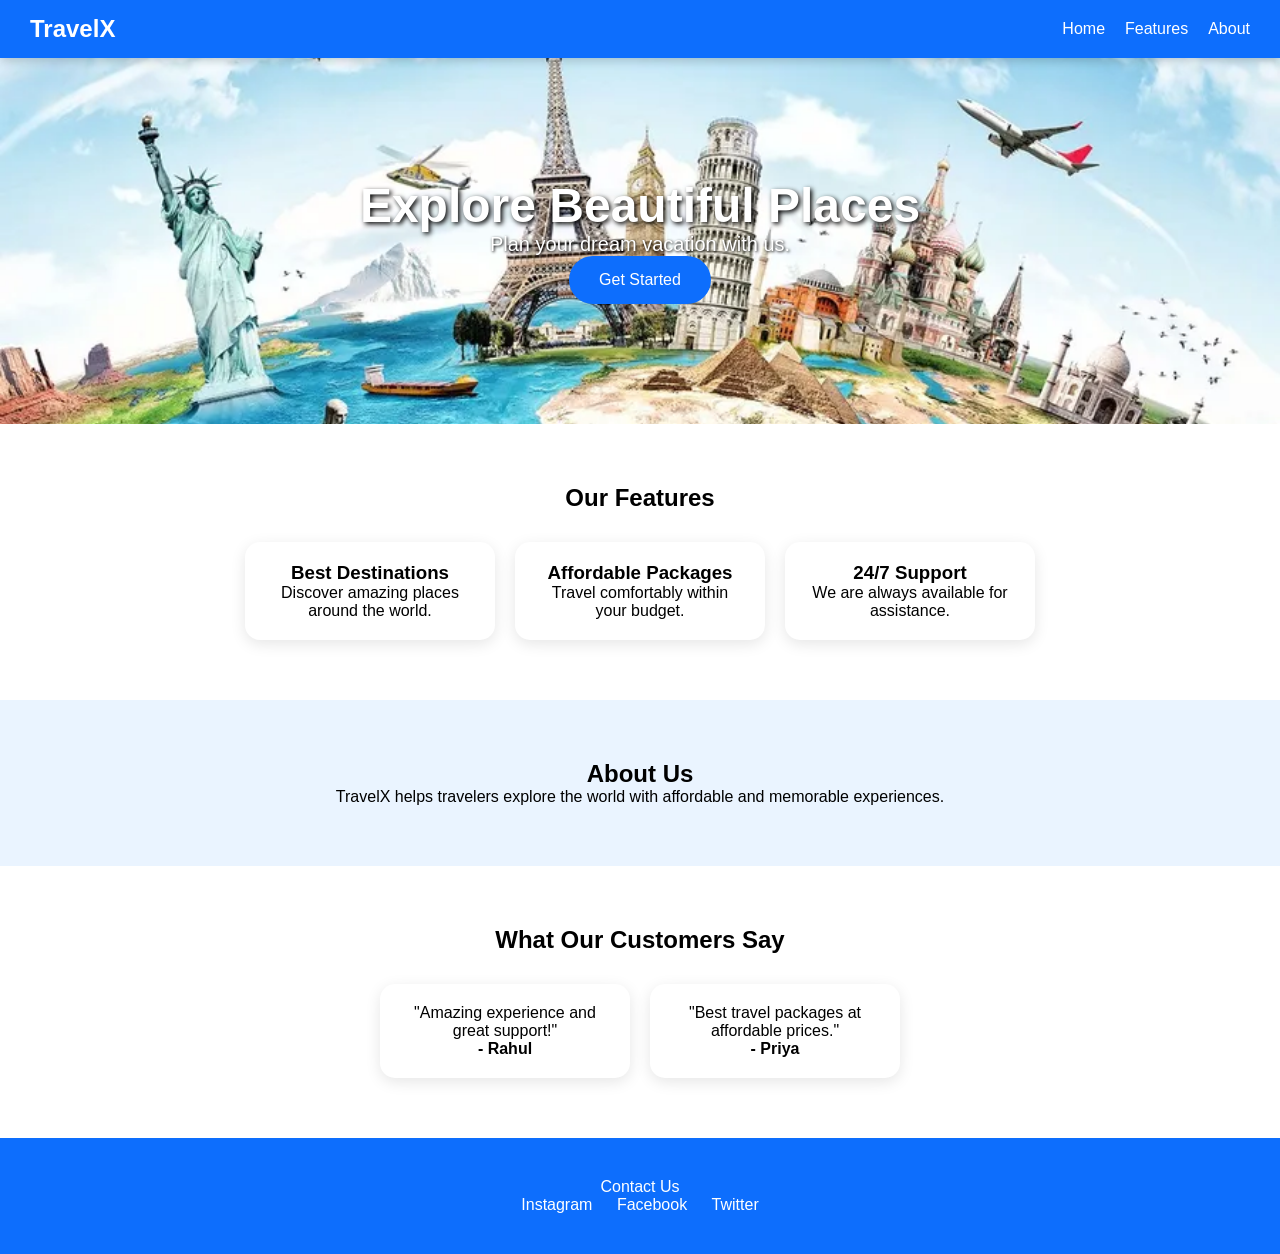
<file: WebDev-L1-LandingPage/index.html>
<!DOCTYPE html>
<html lang="en">
<head>
    <meta charset="UTF-8">
    <meta name="viewport" content="width=device-width, initial-scale=1.0">
    <title>Travel Landing Page</title>
    <link rel="stylesheet" href="style.css">
</head>
<body>

    <!-- Navigation -->
    <nav>
        <h2>TravelX</h2>

        <ul>
            <li><a href="#home">Home</a></li>
            <li><a href="#features">Features</a></li>
            <li><a href="#about">About</a></li>
        </ul>
    </nav>

    <!-- Hero Section -->
    <section class="hero" id="home">

        <h1>Explore Beautiful Places</h1>

        <p>Plan your dream vacation with us.</p>

        <button>Get Started</button>

    </section>

    <!-- Features -->
    <section class="features" id="features">

        <h2>Our Features</h2>

        <div class="cards">

            <div class="card">
                <h3>Best Destinations</h3>
                <p>Discover amazing places around the world.</p>
            </div>

            <div class="card">
                <h3>Affordable Packages</h3>
                <p>Travel comfortably within your budget.</p>
            </div>

            <div class="card">
                <h3>24/7 Support</h3>
                <p>We are always available for assistance.</p>
            </div>

        </div>

    </section>

    <!-- About -->
    <section class="about" id="about">

        <h2>About Us</h2>

        <p>
            TravelX helps travelers explore the world with
            affordable and memorable experiences.
        </p>

    </section>
</section>

<!-- Paste Here -->

<section class="testimonials">

    <h2>What Our Customers Say</h2>

    <div class="cards">

        <div class="card">
            <p>"Amazing experience and great support!"</p>
            <h4>- Rahul</h4>
        </div>

        <div class="card">
            <p>"Best travel packages at affordable prices."</p>
            <h4>- Priya</h4>
        </div>

    </div>

</section>

<footer>
    <!-- Footer -->
    <footer>

        <p>Contact Us</p>

        <a href="#">Instagram</a>
        <a href="#">Facebook</a>
        <a href="#">Twitter</a>

    </footer>

</body>
</html>
</file>
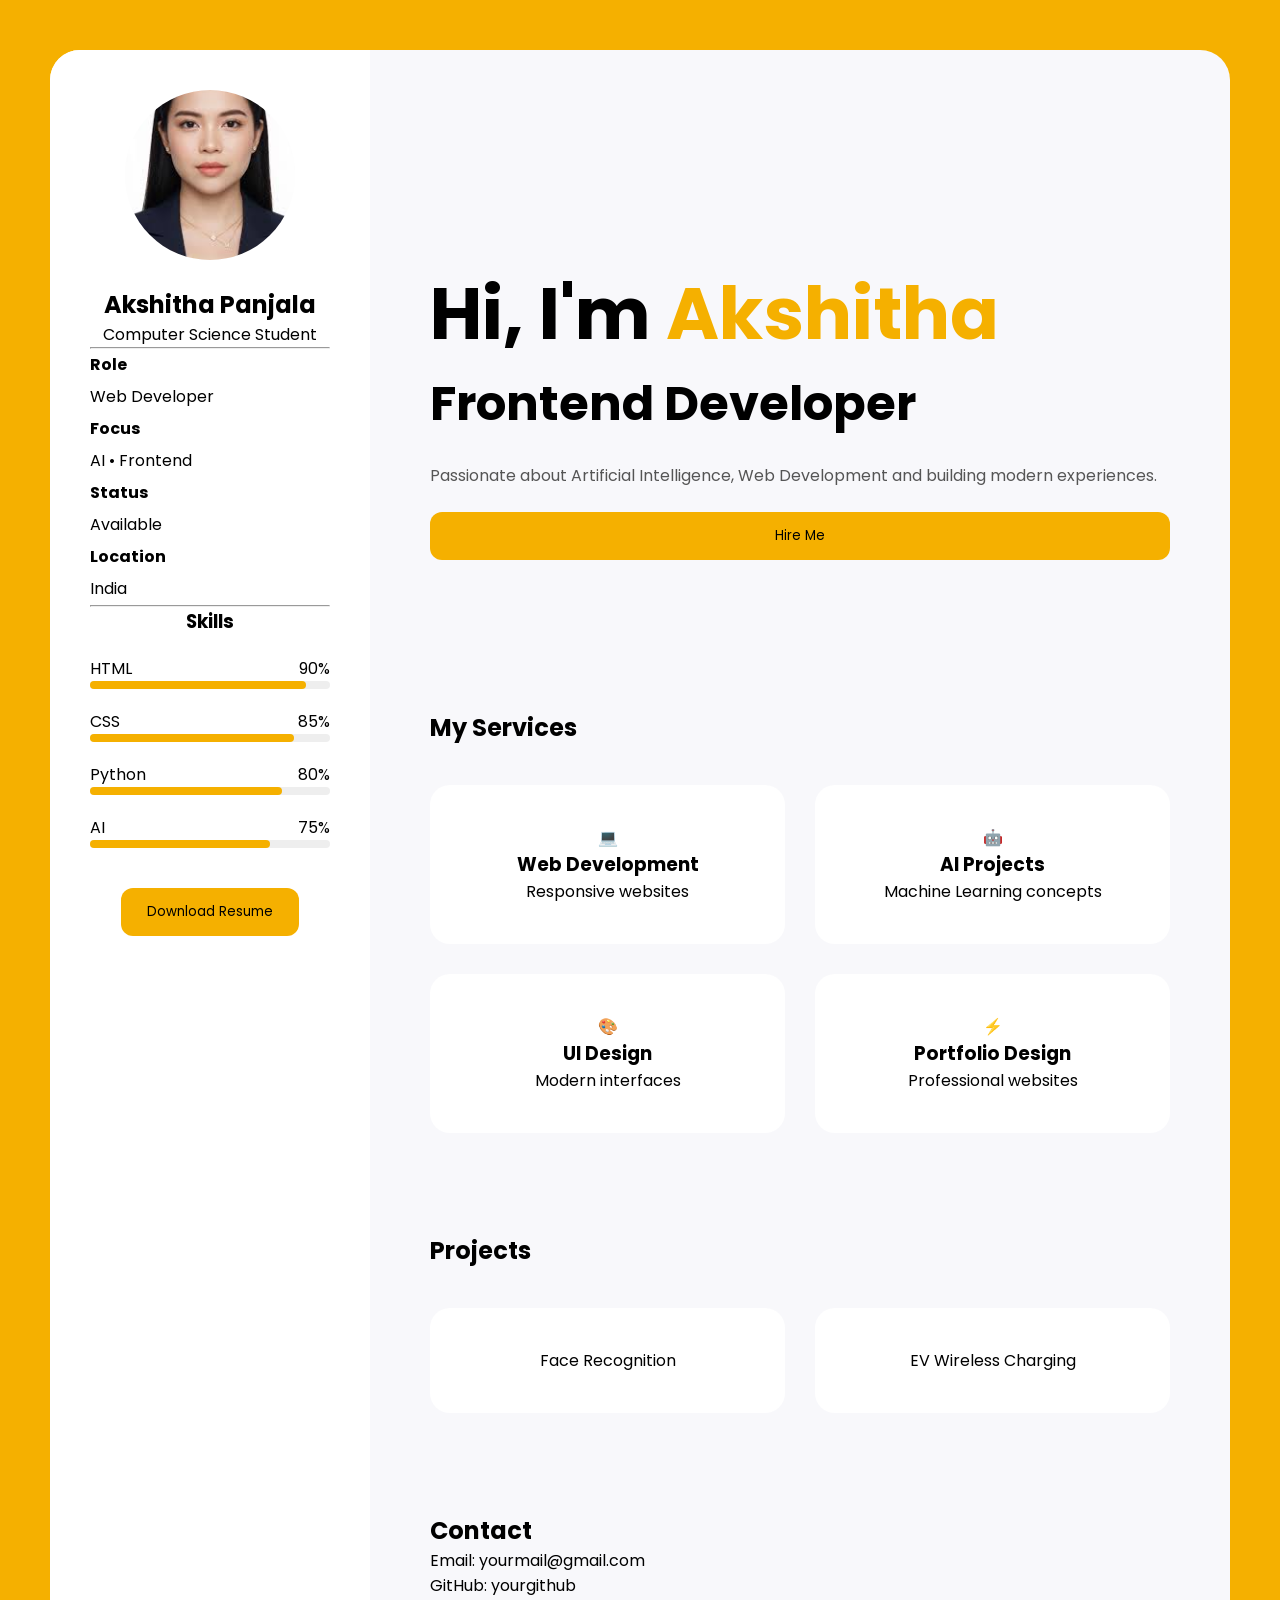
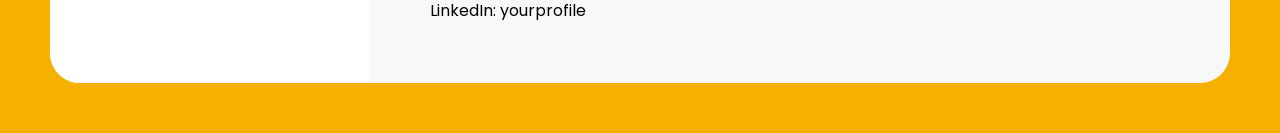
<file: WebDev-L1-Portfolio/index.html>
<!DOCTYPE html>
<html>

<head>

<meta charset="UTF-8">

<meta name="viewport"
content="width=device-width, initial-scale=1.0">

<title>Akshitha Portfolio</title>

<link rel="stylesheet"
href="style.css">

<link href="https://fonts.googleapis.com/css2?family=Poppins:wght@300;400;600;700;800&display=swap"
rel="stylesheet">

</head>

<body>

<div class="container">

<!-- LEFT -->

<div class="sidebar">

<img src="profile.jpg"
class="profile">

<h2>

Akshitha Panjala

</h2>

<p>

Computer Science Student

</p>

<hr>

<div class="info">

<p><b>Role</b><br>Web Developer</p>

<p><b>Focus</b><br>AI • Frontend</p>

<p><b>Status</b><br>Available</p>

<p><b>Location</b><br>India</p>

</div>

<hr>

<h3>Skills</h3>

<div class="skill">

HTML

<span>90%</span>

</div>

<div class="bar">

<div style="width:90%"></div>

</div>

<div class="skill">

CSS

<span>85%</span>

</div>

<div class="bar">

<div style="width:85%"></div>

</div>

<div class="skill">

Python

<span>80%</span>

</div>

<div class="bar">

<div style="width:80%"></div>

</div>

<div class="skill">

AI

<span>75%</span>

</div>

<div class="bar">

<div style="width:75%"></div>

</div>

<a href="assets/resume.pdf"
download>

<button>

Download Resume

</button>

</a>

</div>



<!-- RIGHT -->

<div class="content">

<section class="hero">

<h1>

Hi, I'm

<span>

Akshitha

</span>

</h1>

<h2>

Frontend Developer

</h2>

<p>

Passionate about Artificial Intelligence,
Web Development and building modern experiences.

</p>

<button>

Hire Me

</button>

</section>



<section>

<h2>

My Services

</h2>

<div class="cards">

<div class="card">

💻

<h3>

Web Development

</h3>

<p>

Responsive websites

</p>

</div>

<div class="card">

🤖

<h3>

AI Projects

</h3>

<p>

Machine Learning concepts

</p>

</div>

<div class="card">

🎨

<h3>

UI Design

</h3>

<p>

Modern interfaces

</p>

</div>

<div class="card">

⚡

<h3>

Portfolio Design

</h3>

<p>

Professional websites

</p>

</div>

</div>

</section>



<section>

<h2>

Projects

</h2>

<div class="cards">

<div class="card">

Face Recognition

</div>

<div class="card">

EV Wireless Charging

</div>

</div>

</section>



<section>

<h2>

Contact

</h2>

<p>

Email:
yourmail@gmail.com

</p>

<p>

GitHub:
yourgithub

</p>

<p>

LinkedIn:
yourprofile

</p>

</section>

</div>

</div>

</body>

</html>
</file>
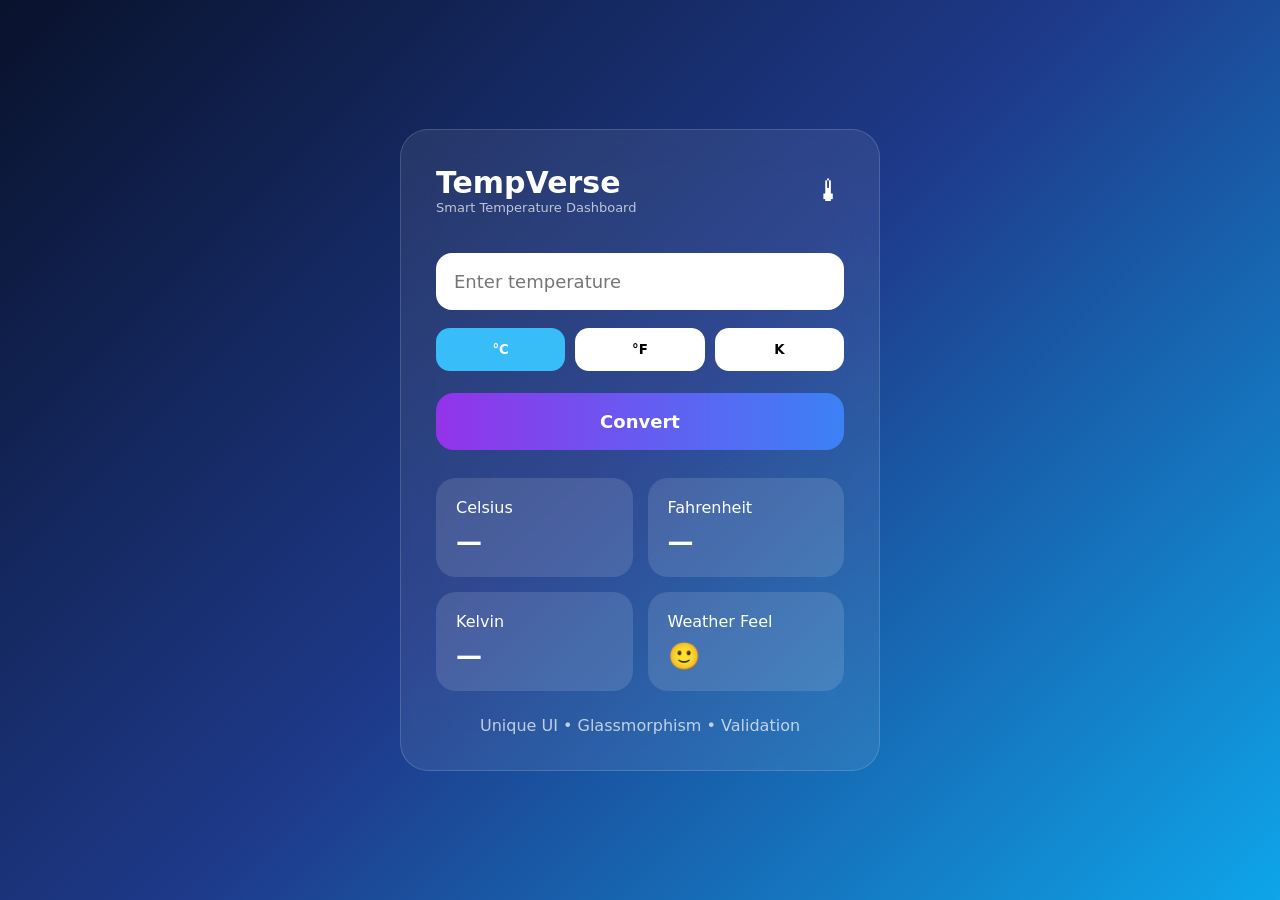
<file: WebDev-L1-TemperatureConverter/index.html>
<!DOCTYPE html>
<html>

<head>
<meta charset="UTF-8">
<meta name="viewport" content="width=device-width,initial-scale=1">

<title>TempVerse • Temperature Converter</title>

<style>

*{
margin:0;
padding:0;
box-sizing:border-box;
font-family:system-ui;
}

body{

min-height:100vh;

display:flex;

justify-content:center;

align-items:center;

background:
linear-gradient(
135deg,
#09122C,
#1E3A8A,
#0EA5E9
);

padding:30px;

}

.card{

width:480px;

background:
rgba(255,255,255,.08);

backdrop-filter:blur(18px);

border:1px solid rgba(255,255,255,.15);

padding:35px;

border-radius:28px;

color:white;

}

.top{

display:flex;

justify-content:space-between;

align-items:center;

margin-bottom:28px;

}

.logo{

font-size:30px;

}

.title{

font-size:30px;

font-weight:800;

}

.small{

opacity:.7;

font-size:13px;

}

input{

width:100%;

padding:18px;

border:none;

outline:none;

border-radius:16px;

margin-top:10px;

font-size:18px;

}

.units{

display:flex;

gap:10px;

margin-top:18px;

}

.unit{

flex:1;

padding:14px;

border:none;

border-radius:14px;

cursor:pointer;

font-weight:700;

}

.active{

background:#38BDF8;

color:white;

}

.normal{

background:white;

}

button.convert{

width:100%;

margin-top:22px;

padding:18px;

border:none;

border-radius:18px;

font-size:18px;

font-weight:800;

background:
linear-gradient(
90deg,
#9333EA,
#3B82F6
);

color:white;

cursor:pointer;

}

.grid{

display:grid;

grid-template-columns:1fr 1fr;

gap:15px;

margin-top:28px;

}

.box{

padding:20px;

border-radius:20px;

background:

rgba(255,255,255,.12);

}

.big{

font-size:26px;

font-weight:800;

margin-top:10px;

}

.error{

margin-top:18px;

color:#FFD2D2;

}

.footer{

margin-top:25px;

text-align:center;

opacity:.7;

}

</style>

</head>

<body>

<div class="card">

<div class="top">

<div>

<div class="title">
TempVerse
</div>

<div class="small">
Smart Temperature Dashboard
</div>

</div>

<div class="logo">
🌡
</div>

</div>

<input
id="temp"
placeholder="Enter temperature">

<div class="units">

<button class="unit active"
onclick="choose('c',this)">
°C
</button>

<button class="unit normal"
onclick="choose('f',this)">
°F
</button>

<button class="unit normal"
onclick="choose('k',this)">
K
</button>

</div>

<button
class="convert"
onclick="convert()">

Convert

</button>

<div
class="error"
id="error">
</div>

<div class="grid">

<div class="box">

<div>Celsius</div>

<div
class="big"
id="c">

—

</div>

</div>

<div class="box">

<div>Fahrenheit</div>

<div
class="big"
id="f">

—

</div>

</div>

<div class="box">

<div>Kelvin</div>

<div
class="big"
id="k">

—

</div>

</div>

<div class="box">

<div>Weather Feel</div>

<div
class="big"
id="mood">

🙂

</div>

</div>

</div>

<div class="footer">

Unique UI • Glassmorphism • Validation

</div>

</div>

<script>

let current="c";

function choose(u,btn){

current=u;

document
.querySelectorAll(".unit")
.forEach(
b=>{
b.classList.remove("active");
b.classList.add("normal");
}
);

btn.classList.add("active");

}

function convert(){

let val=
document
.getElementById("temp")
.value
.trim();

let error=
document
.getElementById("error");

error.innerHTML="";

if(val===""){

error.innerHTML=
"Enter a temperature";

return;

}

if(isNaN(val)){

error.innerHTML=
"Numbers only";

return;

}

val=parseFloat(val);

let c,f,k;

if(current==="c"){

if(val<-273.15){

error.innerHTML=
"Below absolute zero";

return;

}

c=val;

f=(c*9/5)+32;

k=c+273.15;

}

if(current==="f"){

if(val<-459.67){

error.innerHTML=
"Below absolute zero";

return;

}

f=val;

c=(f-32)*5/9;

k=c+273.15;

}

if(current==="k"){

if(val<0){

error.innerHTML=
"Kelvin cannot be negative";

return;

}

k=val;

c=k-273.15;

f=(c*9/5)+32;

}

document.getElementById("c")
.innerHTML=
c.toFixed(1)+"°";

document.getElementById("f")
.innerHTML=
f.toFixed(1)+"°";

document.getElementById("k")
.innerHTML=
k.toFixed(1);

let mood="❄️";

if(c>10)
mood="🙂";

if(c>30)
mood="☀️";

if(c>40)
mood="🔥";

document
.getElementById("mood")
.innerHTML=
mood;

}

</script>

</body>

</html>
</file>
<file: WebDev-L1-LandingPage/style.css>
html{
    scroll-behavior:smooth;
}
*{
    margin:0;
    padding:0;
    box-sizing:border-box;
}

body{
    font-family:Arial, sans-serif;
}

/* Navigation */

nav{
    position:sticky;
    top:0;
    background:#0d6efd;
    box-shadow:0 2px 10px rgba(0,0,0,0.2);
    color:white;

    display:flex;
    justify-content:space-between;
    align-items:center;

    padding:15px 30px;
}

nav ul{
    display:flex;
    list-style:none;
    gap:20px;
}

nav a{
    color:white;
    text-decoration:none;
}

/* Hero */
 
.hero{
    text-align:center;
    padding:120px 20px;
    background:url("travel.jpg");
    background-size:cover;
    background-position:center;
    color:white;
}

.hero h1{
    font-size:48px;
    text-shadow:2px 2px 5px black;
}

.hero p{
    font-size:20px;
    text-shadow:1px 1px 3px black;
}

.hero button{
    background:#0d6efd;
    color:white;
    border:none;
    padding:15px 30px;
    border-radius:30px;
    cursor:pointer;
    font-size:16px;
}

/* Features */

.features{
    padding:60px 20px;
    text-align:center;
}

.cards{
    display:flex;
    gap:20px;
    justify-content:center;
    margin-top:30px;
    flex-wrap:wrap;
}

.card{
    width:250px;
    padding:20px;
    background:white;
    border-radius:15px;
    box-shadow:0 4px 15px rgba(0,0,0,0.1);
}

/* About */

.about{
    padding:60px 20px;
    text-align:center;
    background:#eaf4ff;
}

/* Footer */

footer{
    background:#0d6efd;
    color:white;
    text-align:center;
    padding:20px;
}

footer a{
    color:white;
    margin:0 10px;
    text-decoration:none;
}

/* Mobile Responsive */

@media(max-width:768px){

    nav{
        flex-direction:column;
        gap:10px;
    }

    .hero h1{
        font-size:32px;
    }

    .hero p{
        font-size:16px;
    }
   
}
.testimonials{
    padding:60px 20px;
    text-align:center;
}
</file>
<file: WebDev-L1-Portfolio/style.css>
*{
margin:0;
padding:0;
box-sizing:border-box;
font-family:'Poppins';
}

body{

background:#F5B000;

padding:50px;

}



.container{

display:grid;

grid-template-columns:
320px 1fr;

background:#f8f8fb;

border-radius:30px;

overflow:hidden;

}



.sidebar{

background:white;

padding:40px;

text-align:center;

}



.profile{

width:170px;

height:170px;

border-radius:50%;

object-fit:cover;

margin-bottom:20px;

}



.info{

text-align:left;

line-height:2;

}



.skill{

display:flex;

justify-content:space-between;

margin-top:20px;

}



.bar{

height:8px;

background:#eee;

border-radius:10px;

margin-bottom:20px;

}



.bar div{

height:100%;

background:#F5B000;

border-radius:10px;

}



button{

padding:14px 26px;

border:none;

background:#F5B000;

border-radius:12px;

cursor:pointer;

margin-top:20px;

}



.content{

padding:60px;

}



.hero{

min-height:400px;

display:flex;

flex-direction:column;

justify-content:center;

}



.hero h1{

font-size:72px;

}



.hero span{

color:#F5B000;

}



.hero h2{

font-size:48px;

}



.hero p{

margin-top:20px;

line-height:2;

color:#555;

}



.cards{

display:grid;

grid-template-columns:
repeat(
auto-fit,
minmax(
250px,
1fr
));

gap:30px;

margin-top:40px;

}



.card{

background:white;

padding:40px;

border-radius:20px;

text-align:center;

transition:.3s;

}



.card:hover{

transform:

translateY(-10px);

}



section{

margin-top:100px;

}



@media(max-width:900px){

.container{

grid-template-columns:1fr;

}



.hero h1{

font-size:40px;

}



.hero h2{

font-size:28px;

}

}
</file>
